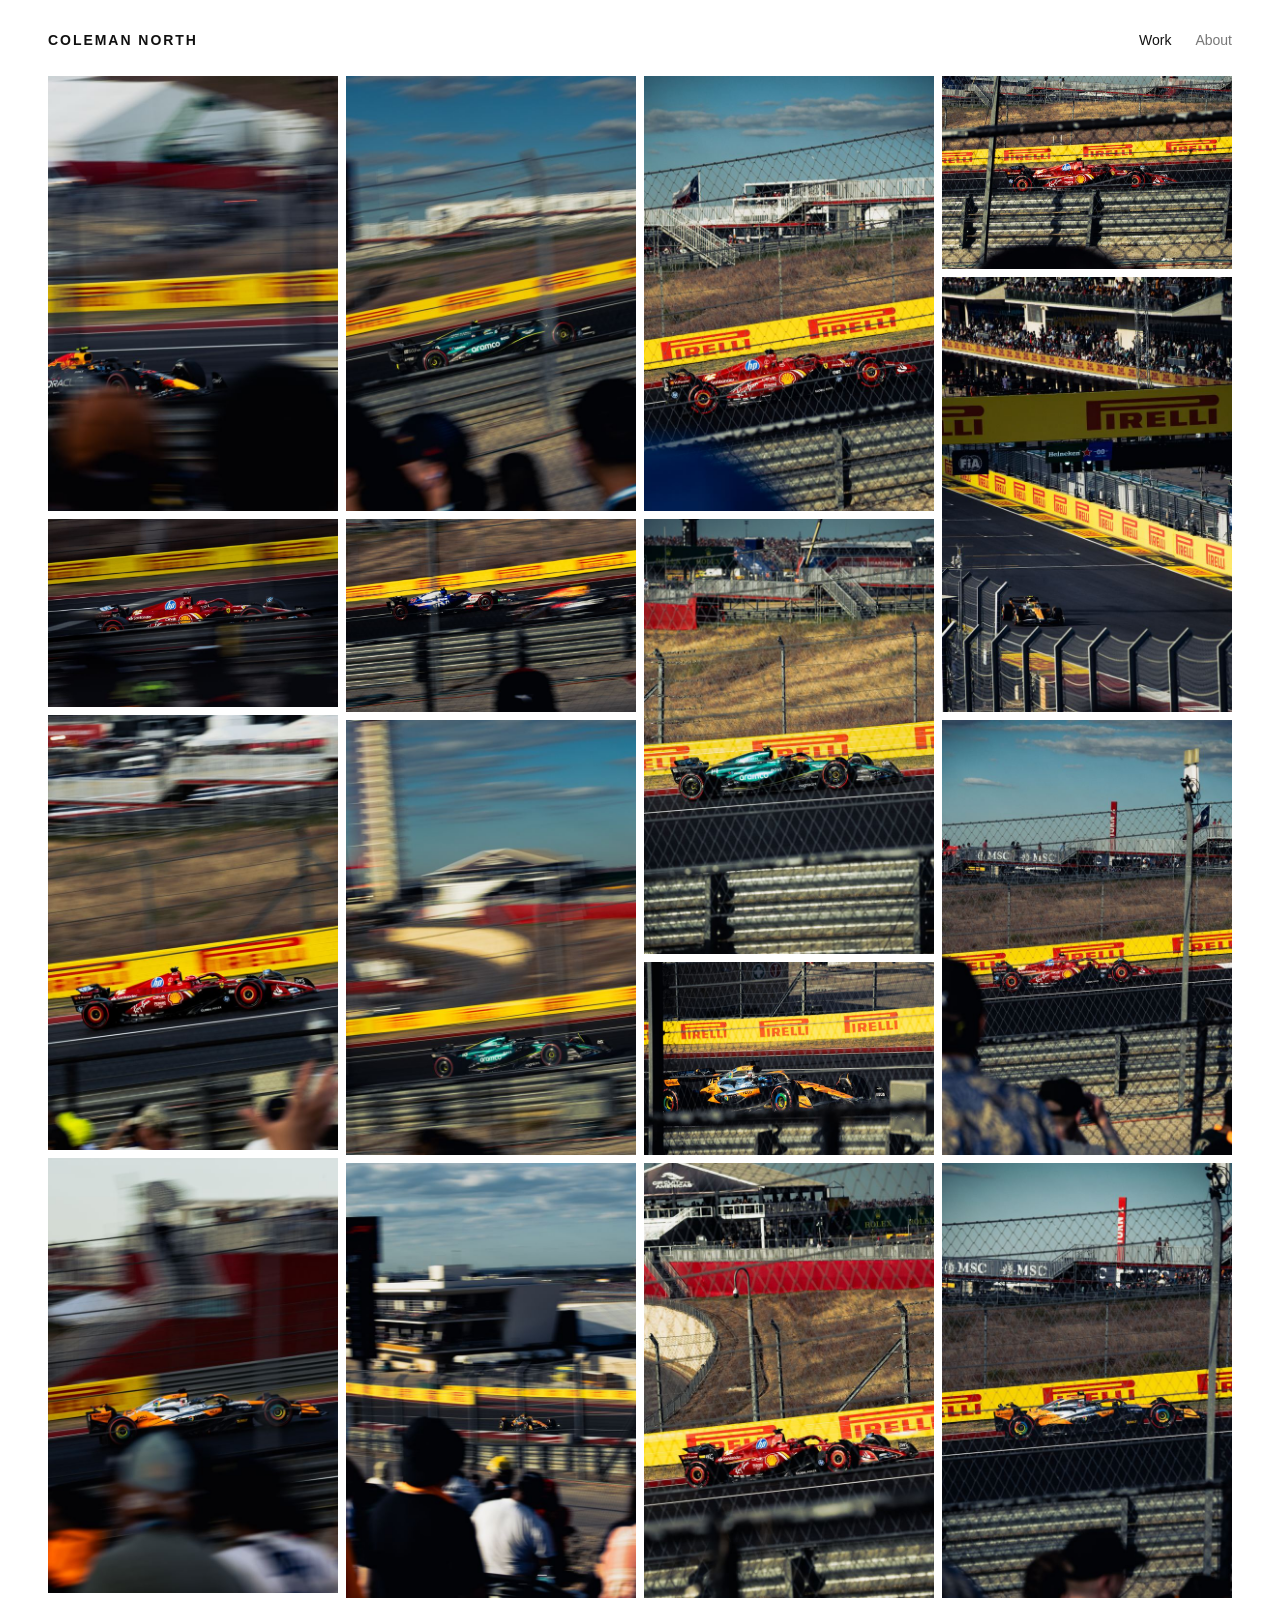
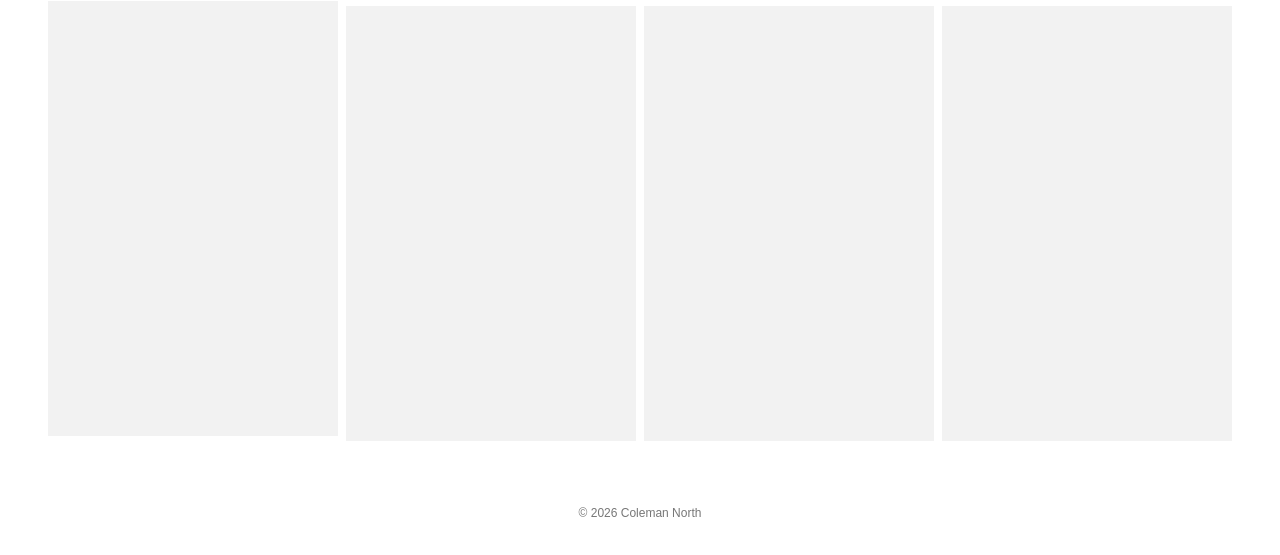
<file: index.html>
<!doctype html>
<html lang="en">
<head>
<meta charset="utf-8">
<meta name="viewport" content="width=device-width, initial-scale=1">
<title>Coleman North — Photography</title>
<meta name="description" content="Photography portfolio of Coleman North.">
<link rel="stylesheet" href="style.css?v=3">
</head>
<body>
<header class="site-header">
  <a class="brand" href="index.html">Coleman North</a>
  <nav><a href="index.html" aria-current="page">Work</a><a href="about.html">About</a></nav>
</header>

<main>
  <div id="grid" class="grid" aria-live="polite"></div>
  <p id="empty" class="empty" hidden>New work coming soon.</p>
</main>

<div id="lightbox" class="lightbox" hidden role="dialog" aria-modal="true" aria-label="Photo viewer">
  <button class="lb-btn lb-close" aria-label="Close">&times;</button>
  <button class="lb-btn lb-prev" aria-label="Previous">&#8249;</button>
  <img id="lb-img" alt="">
  <button class="lb-btn lb-next" aria-label="Next">&#8250;</button>
</div>

<footer class="site-footer">&copy; <span id="yr"></span> Coleman North</footer>
<script src="gallery.js?v=3"></script>
</body>
</html>
</file>
<file: style.css>
:root {
  --bg: #ffffff;
  --fg: #111111;
  --muted: #777777;
  --gap: 8px;
}
* { box-sizing: border-box; }
html, body { margin: 0; }
body {
  background: var(--bg);
  color: var(--fg);
  font: 15px/1.6 -apple-system, BlinkMacSystemFont, "Helvetica Neue", Arial, sans-serif;
  -webkit-font-smoothing: antialiased;
}
a { color: inherit; }

.site-header {
  display: flex; justify-content: space-between; align-items: baseline;
  padding: 28px clamp(16px, 4vw, 48px) 24px;
}
.brand { font-weight: 600; letter-spacing: .14em; text-transform: uppercase; text-decoration: none; font-size: 14px; }
nav a { margin-left: 24px; text-decoration: none; color: var(--muted); font-size: 14px; }
nav a:hover, nav a[aria-current="page"] { color: var(--fg); }

main { padding: 0 clamp(16px, 4vw, 48px); }

.grid {
  columns: 4;
  column-gap: var(--gap);
}
@media (max-width: 1100px) { .grid { columns: 3; } }
@media (max-width: 800px) { .grid { columns: 2; } }
@media (max-width: 520px) { .grid { columns: 1; } }

.tile {
  display: block; width: 100%; padding: 0; border: 0; background: #f2f2f2; cursor: zoom-in;
  margin: 0 0 var(--gap); overflow: hidden; break-inside: avoid;
}
.tile img {
  width: 100%; height: auto; display: block;
  opacity: 0; transition: opacity .4s ease, transform .6s ease;
}
.tile img.loaded { opacity: 1; }
.tile:hover img { transform: scale(1.02); }

.empty { text-align: center; color: var(--muted); padding: 80px 0; }

.lightbox {
  position: fixed; inset: 0; z-index: 10;
  background: rgba(255,255,255,.97);
  display: flex; align-items: center; justify-content: center;
}
.lightbox[hidden] { display: none; }
.lightbox img { max-width: 90vw; max-height: 88vh; object-fit: contain; box-shadow: 0 2px 30px rgba(0,0,0,.08); }
.lb-btn {
  position: absolute; background: none; border: 0; color: var(--fg);
  font-size: 44px; line-height: 1; padding: 16px; cursor: pointer; opacity: .55;
}
.lb-btn:hover { opacity: 1; }
.lb-close { top: 8px; right: 12px; font-size: 36px; }
.lb-prev { left: 4px; }
.lb-next { right: 4px; }

.about {
  display: grid; grid-template-columns: minmax(0, 380px) minmax(0, 520px);
  gap: 48px; align-items: start; padding-top: 24px;
}
.about:not(:has(.portrait)) { grid-template-columns: minmax(0, 560px); }
.about h1 { font-size: 22px; font-weight: 600; margin: 0 0 12px; }
.portrait { width: 100%; height: auto; display: block; }
@media (max-width: 720px) { .about { grid-template-columns: 1fr; gap: 24px; } }

.site-footer { color: var(--muted); font-size: 12px; text-align: center; padding: 56px 16px 32px; }
</file>
